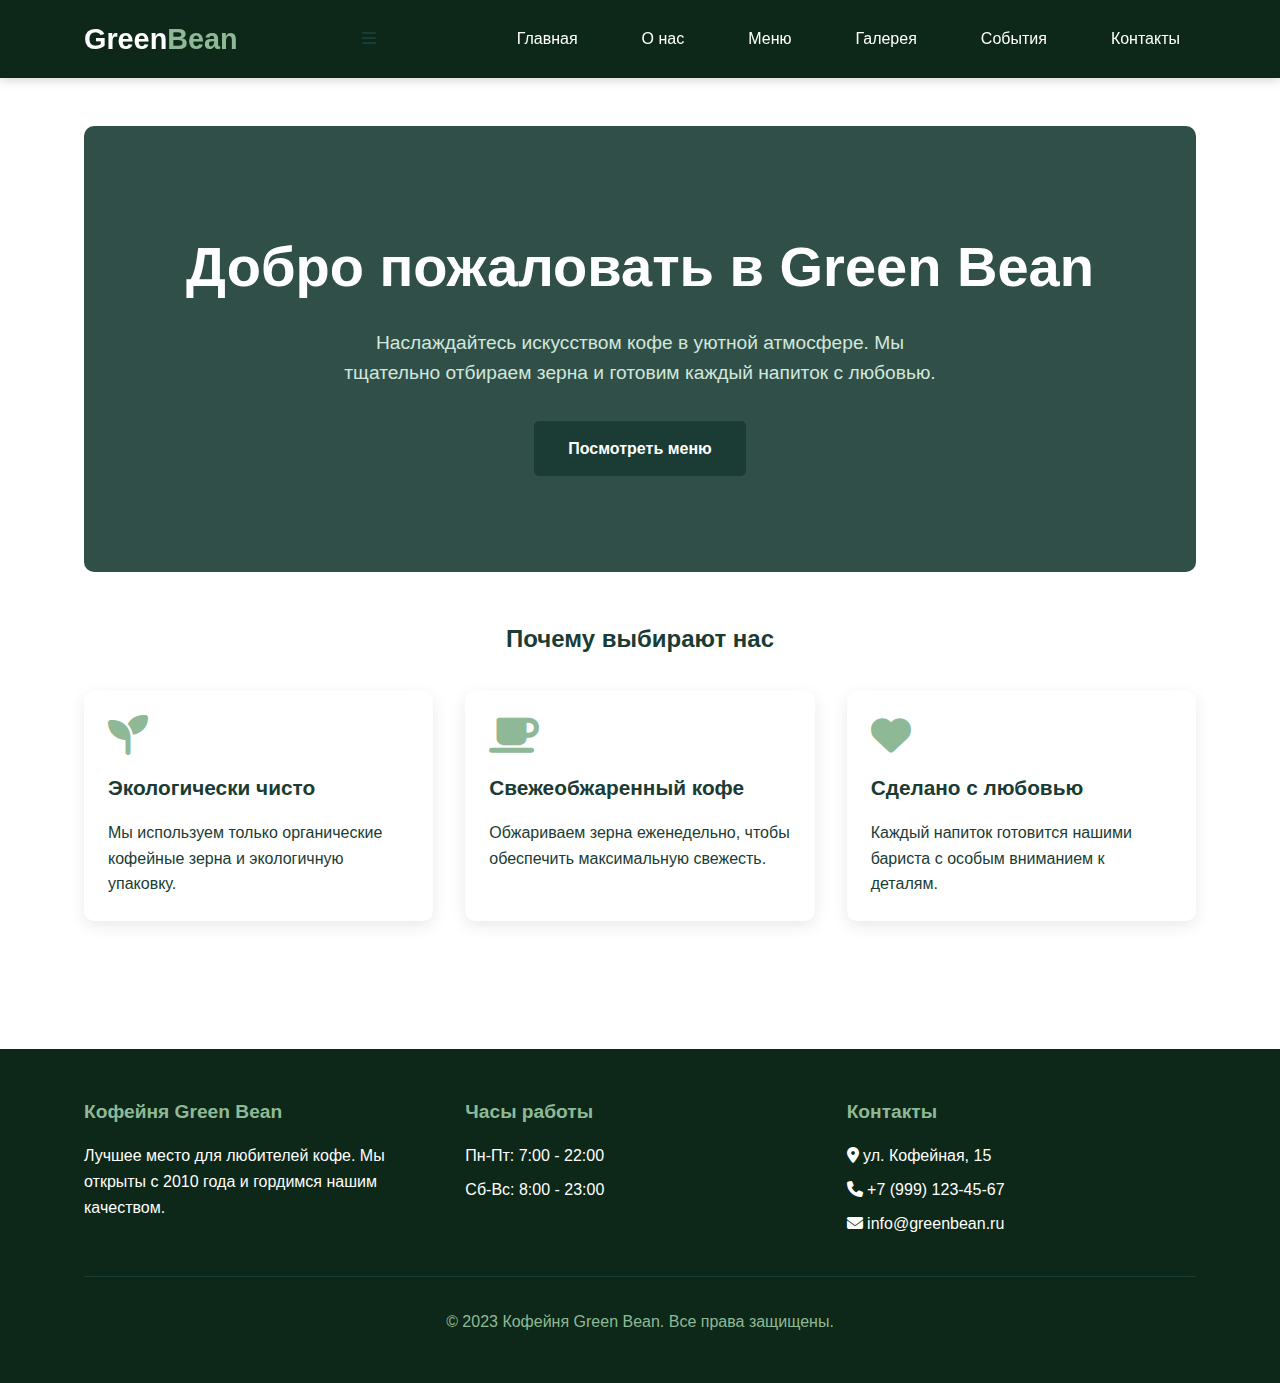
<file: index.html>
<!DOCTYPE html>
<html lang="ru">
<head>
    <meta charset="UTF-8">
    <meta name="viewport" content="width=device-width, initial-scale=1.0">
    <title>Кофейня Green Bean | Главная</title>
    <link rel="stylesheet" href="style.css">
    <link rel="stylesheet" href="https://cdnjs.cloudflare.com/ajax/libs/font-awesome/6.4.0/css/all.min.css">
</head>
<body>
    <header>
        <div class="container">
            <nav>
                <a href="index.html" class="logo">Green<span>Bean</span></a>
                <div class="menu-toggle">
                    <i class="fas fa-bars"></i>
                </div>
                <ul class="nav-links">
                    <li><a href="index.html">Главная</a></li>
                    <li><a href="about.html">О нас</a></li>
                    <li><a href="menu.html">Меню</a></li>
                    <li><a href="gallery.html">Галерея</a></li>
                    <li><a href="events.html">События</a></li>
                    <li><a href="contact.html">Контакты</a></li>
                </ul>
            </nav>
        </div>
    </header>

    <main>
        <div class="container">
            <section class="hero">
                <h1>Добро пожаловать в Green Bean</h1>
                <p>Наслаждайтесь искусством кофе в уютной атмосфере. Мы тщательно отбираем зерна и готовим каждый напиток с любовью.</p>
                <a href="menu.html" class="btn">Посмотреть меню</a>
            </section>

            <section class="features">
                <h2 style="text-align: center; margin-bottom: 2rem; color: #1a3c34;">Почему выбирают нас</h2>
                <div class="menu-grid">
                    <div class="card">
                        <div class="card-content">
                            <i class="fas fa-seedling" style="font-size: 2.5rem; color: #8fb996; margin-bottom: 1rem;"></i>
                            <h3>Экологически чисто</h3>
                            <p>Мы используем только органические кофейные зерна и экологичную упаковку.</p>
                        </div>
                    </div>
                    
                    <div class="card">
                        <div class="card-content">
                            <i class="fas fa-coffee" style="font-size: 2.5rem; color: #8fb996; margin-bottom: 1rem;"></i>
                            <h3>Свежеобжаренный кофе</h3>
                            <p>Обжариваем зерна еженедельно, чтобы обеспечить максимальную свежесть.</p>
                        </div>
                    </div>
                    
                    <div class="card">
                        <div class="card-content">
                            <i class="fas fa-heart" style="font-size: 2.5rem; color: #8fb996; margin-bottom: 1rem;"></i>
                            <h3>Сделано с любовью</h3>
                            <p>Каждый напиток готовится нашими бариста с особым вниманием к деталям.</p>
                        </div>
                    </div>
                </div>
            </section>
        </div>
    </main>

    <footer>
        <div class="container">
            <div class="footer-content">
                <div class="footer-section">
                    <h3>Кофейня Green Bean</h3>
                    <p>Лучшее место для любителей кофе. Мы открыты с 2010 года и гордимся нашим качеством.</p>
                </div>
                
                <div class="footer-section">
                    <h3>Часы работы</h3>
                    <ul>
                        <li>Пн-Пт: 7:00 - 22:00</li>
                        <li>Сб-Вс: 8:00 - 23:00</li>
                    </ul>
                </div>
                
                <div class="footer-section">
                    <h3>Контакты</h3>
                    <ul>
                        <li><i class="fas fa-map-marker-alt"></i> ул. Кофейная, 15</li>
                        <li><i class="fas fa-phone"></i> +7 (999) 123-45-67</li>
                        <li><i class="fas fa-envelope"></i> info@greenbean.ru</li>
                    </ul>
                </div>
            </div>
            
            <div class="copyright">
                <p>&copy; 2023 Кофейня Green Bean. Все права защищены.</p>
            </div>
        </div>
    </footer>

    <script>
        // Мобильное меню
        document.querySelector('.menu-toggle').addEventListener('click', function() {
            document.querySelector('.nav-links').classList.toggle('active');
        });
    </script>
</body>
</html>
</file>
<file: style.css>
/* Общие стили */
* {
    margin: 0;
    padding: 0;
    box-sizing: border-box;
}

body {
    font-family: 'Arial', sans-serif;
    line-height: 1.6;
    color: #1a3c34;
    background-color: #ffffff;
}

.container {
    width: 90%;
    max-width: 1200px;
    margin: 0 auto;
    padding: 0 20px;
}

/* Навигация */
header {
    background-color: #0d2818;
    padding: 1rem 0;
    position: sticky;
    top: 0;
    z-index: 1000;
    box-shadow: 0 2px 10px rgba(13, 40, 24, 0.2);
}

nav {
    display: flex;
    justify-content: space-between;
    align-items: center;
}

.logo {
    color: #ffffff;
    font-size: 1.8rem;
    font-weight: bold;
    text-decoration: none;
}

.logo span {
    color: #8fb996;
}

.nav-links {
    display: flex;
    list-style: none;
    gap: 2rem;
}

.nav-links a {
    color: #ffffff;
    text-decoration: none;
    font-weight: 500;
    transition: color 0.3s;
    padding: 0.5rem 1rem;
    border-radius: 4px;
}

.nav-links a:hover {
    color: #8fb996;
    background-color: rgba(143, 185, 150, 0.1);
}

/* Основной контент */
main {
    min-height: calc(100vh - 200px);
    padding: 3rem 0;
}

.hero {
    background: linear-gradient(rgba(26, 60, 52, 0.9), rgba(26, 60, 52, 0.9)),
                url('https://images.unsplash.com/photo-1495474472287-4d71bcdd2085?ixlib=rb-1.2.1&auto=format&fit=crop&w=1200&q=80');
    background-size: cover;
    background-position: center;
    color: white;
    text-align: center;
    padding: 6rem 1rem;
    border-radius: 10px;
    margin-bottom: 3rem;
}

.hero h1 {
    font-size: 3.5rem;
    margin-bottom: 1rem;
    color: #ffffff;
}

.hero p {
    font-size: 1.2rem;
    max-width: 600px;
    margin: 0 auto 2rem;
    color: #d1e7dd;
}

.btn {
    display: inline-block;
    background-color: #1a3c34;
    color: white;
    padding: 0.8rem 2rem;
    border-radius: 5px;
    text-decoration: none;
    font-weight: bold;
    transition: all 0.3s;
    border: 2px solid #1a3c34;
}

.btn:hover {
    background-color: transparent;
    color: #1a3c34;
}

.btn-secondary {
    background-color: #8fb996;
    border-color: #8fb996;
}

.btn-secondary:hover {
    background-color: transparent;
    color: #8fb996;
}

/* Карточки */
.menu-grid, .gallery-grid, .events-grid {
    display: grid;
    grid-template-columns: repeat(auto-fit, minmax(300px, 1fr));
    gap: 2rem;
    margin: 2rem 0;
}

.card {
    background: white;
    border-radius: 10px;
    overflow: hidden;
    box-shadow: 0 5px 15px rgba(26, 60, 52, 0.1);
    transition: transform 0.3s;
}

.card:hover {
    transform: translateY(-5px);
}

.card img {
    width: 100%;
    height: 200px;
    object-fit: cover;
}

.card-content {
    padding: 1.5rem;
}

.card h3 {
    color: #1a3c34;
    margin-bottom: 1rem;
    font-size: 1.3rem;
}

.price {
    color: #8fb996;
    font-weight: bold;
    font-size: 1.2rem;
    margin: 0.5rem 0;
}

/* Форма */
.contact-form {
    max-width: 600px;
    margin: 2rem auto;
    background: white;
    padding: 2rem;
    border-radius: 10px;
    box-shadow: 0 5px 15px rgba(26, 60, 52, 0.1);
}

.form-group {
    margin-bottom: 1.5rem;
}

.form-group label {
    display: block;
    margin-bottom: 0.5rem;
    color: #1a3c34;
    font-weight: bold;
}

.form-group input,
.form-group textarea,
.form-group select {
    width: 100%;
    padding: 0.8rem;
    border: 2px solid #d1e7dd;
    border-radius: 5px;
    font-size: 1rem;
}

.form-group input:focus,
.form-group textarea:focus,
.form-group select:focus {
    outline: none;
    border-color: #8fb996;
}

/* Футер */
footer {
    background-color: #0d2818;
    color: white;
    padding: 3rem 0;
    margin-top: 3rem;
}

.footer-content {
    display: grid;
    grid-template-columns: repeat(auto-fit, minmax(250px, 1fr));
    gap: 2rem;
}

.footer-section h3 {
    color: #8fb996;
    margin-bottom: 1rem;
    font-size: 1.2rem;
}

.footer-section ul {
    list-style: none;
}

.footer-section ul li {
    margin-bottom: 0.5rem;
}

.footer-section a {
    color: #d1e7dd;
    text-decoration: none;
    transition: color 0.3s;
}

.footer-section a:hover {
    color: #8fb996;
}

.social-links {
    display: flex;
    gap: 1rem;
    margin-top: 1rem;
}

.social-links a {
    display: inline-block;
    width: 40px;
    height: 40px;
    background-color: #1a3c34;
    border-radius: 50%;
    text-align: center;
    line-height: 40px;
    transition: background-color 0.3s;
}

.social-links a:hover {
    background-color: #8fb996;
}

.copyright {
    text-align: center;
    margin-top: 2rem;
    padding-top: 2rem;
    border-top: 1px solid #1a3c34;
    color: #8fb996;
}

/* Адаптивность */
@media (max-width: 768px) {
    .nav-links {
        flex-direction: column;
        gap: 1rem;
        position: absolute;
        top: 100%;
        left: 0;
        right: 0;
        background-color: #0d2818;
        padding: 1rem;
        display: none;
    }
    
    .nav-links.active {
        display: flex;
    }
    
    .hero h1 {
        font-size: 2.5rem;
    }
    
    .menu-toggle {
        display: block;
        color: white;
        font-size: 1.5rem;
        cursor: pointer;
    }
}
</file>
